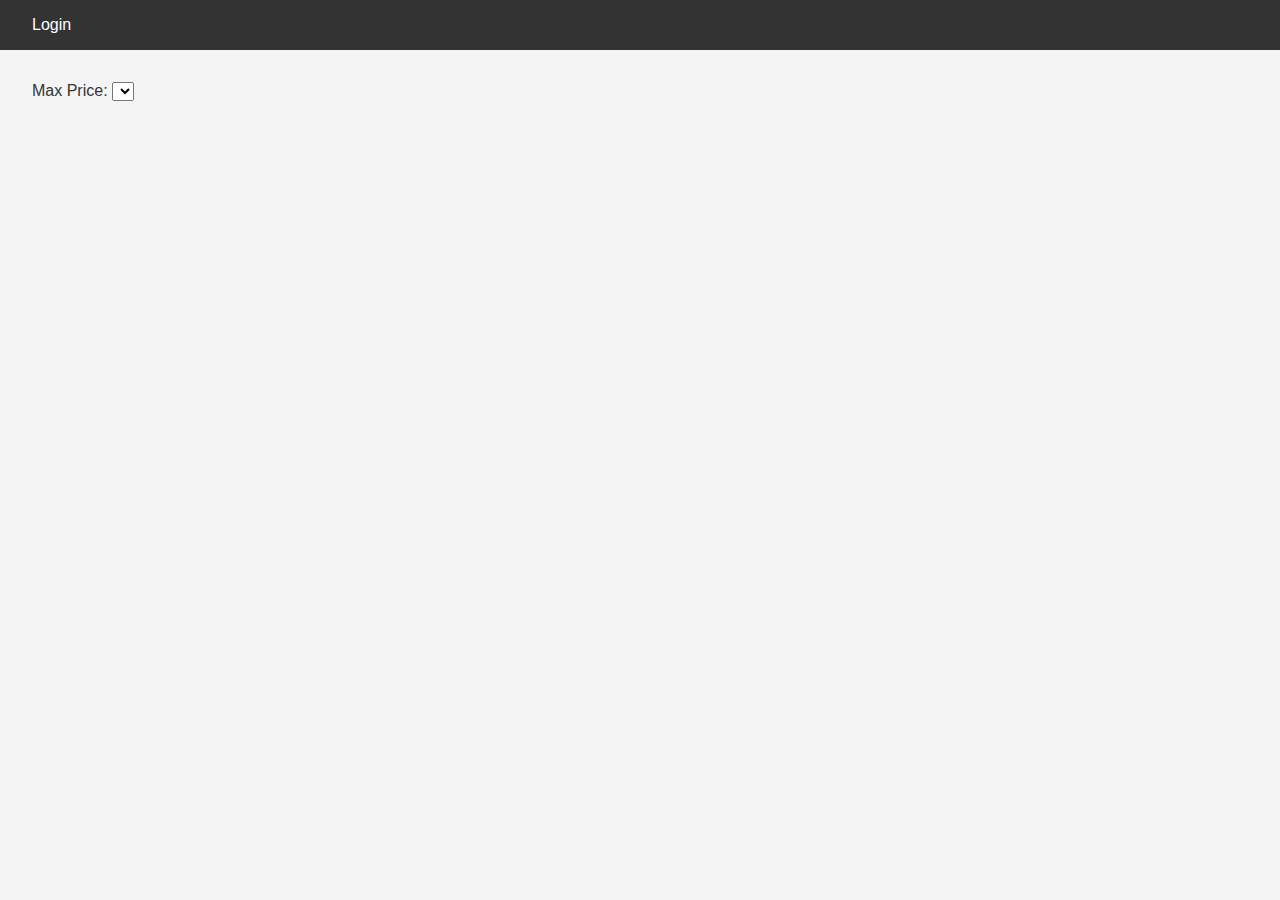
<file: part4/base_files/index.html>
<!DOCTYPE html>
<html lang="en">
<head>
    <meta charset="UTF-8">
    <meta name="viewport" content="width=device-width, initial-scale=1.0">
    <title>List of Places</title>
    <link rel="stylesheet" href="styles.css">
</head>
<body>
    <header>
        <nav>
            <a href="login.html" id="login-link">Login</a>
        </nav>
    </header>
    <main>
        <section id="filter">
            <label for="price-filter">Max Price:</label>
            <select id="price-filter">
                <!-- Options will be populated dynamically -->
            </select>
        </section>
        <section id="places-list">
            <!-- List of places will be populated dynamically -->
        </section>
    </main>
    <script src="scripts.js"></script>
</body>
</html>
</file>
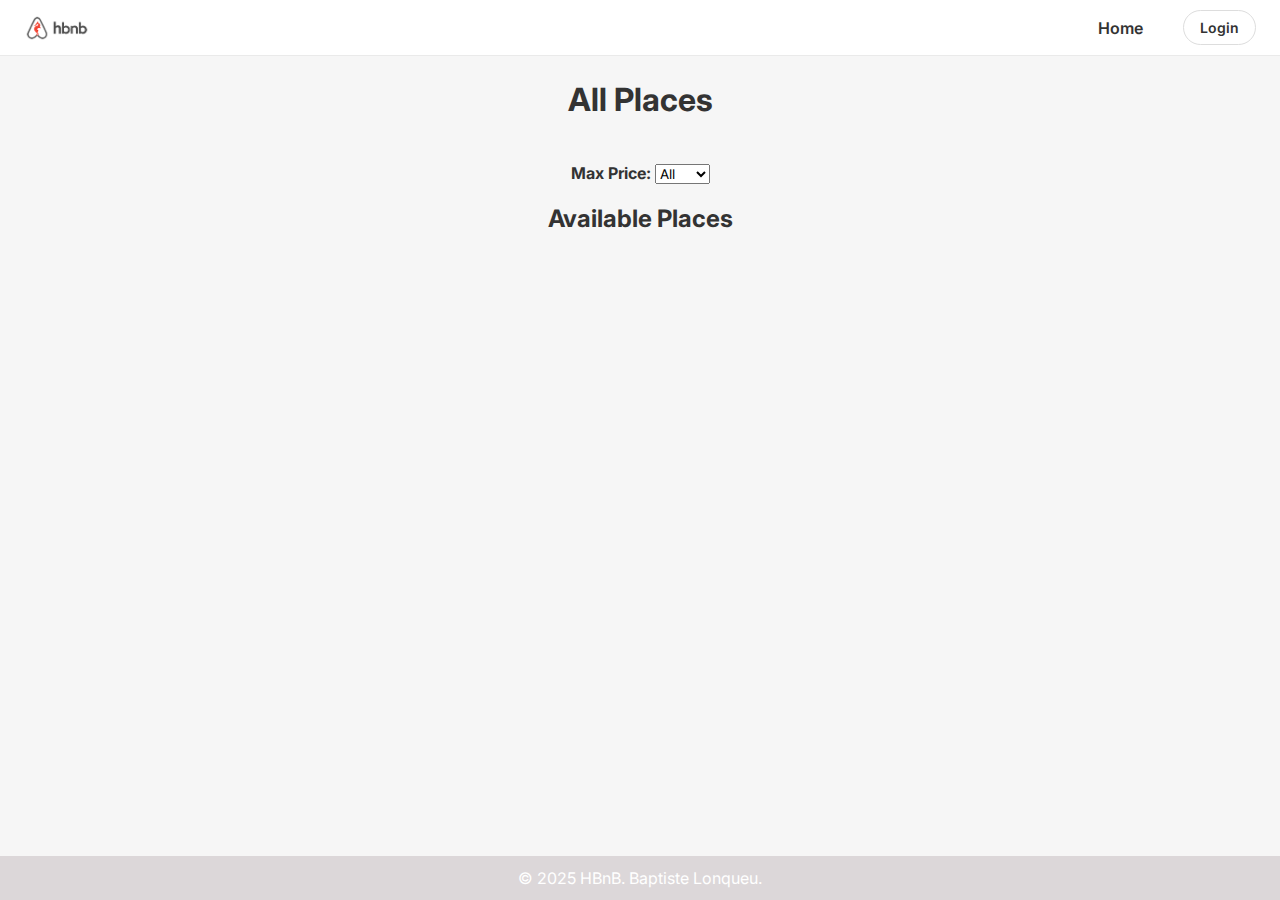
<file: part4/hbnb/base_files/index.html>
<!DOCTYPE html>
<html lang="en">
<head>
  <meta charset="UTF-8">
  <title>List of Places</title>
  <meta name="viewport" content="width=device-width, initial-scale=1.0">
  <link rel="stylesheet" href="styles.css">
  <link href="https://fonts.googleapis.com/css2?family=Inter:wght@400;600;700&display=swap" rel="stylesheet">
  <script defer src="scripts.js"></script>
</head>
<body>

  <header class="navbar">
  <div class="navbar-left">
    <div class="logo">
      <img src="images/logo.png" alt="HBnB">
    </div>
  </div>

  <div class="navbar-right">
  <a href="index.html" class="nav-button">Home</a>

  <button id="login-button" class="nav-button" style="display: none;" onclick="window.location.href='login.html'">Login</button>

  <div class="user-menu" id="user-menu" style="display: none;">
    <button id="user-name-button" class="user-button">
      <svg xmlns="http://www.w3.org/2000/svg" width="22" height="22" viewBox="0 0 24 24" fill="currentColor">
        <path d="M12 4a4 4 0 1 1 0 8a4 4 0 0 1 0-8Zm0 10c-4.42 0-8 1.79-8 4v2h16v-2c0-2.21-3.58-4-8-4Z"/>
      </svg>
    </button>

    <div class="dropdown-content">
      <span class="dropdown-welcome" id="dropdown-welcome">Welcome, user</span>
      <a href="my-places.html" id="my-places-link">My Places</a>
      <a href="#" id="logout-link">Logout</a>
    </div>
  </div>
</div>

</header>

  <main>
    <h1>All Places</h1>
    <div class="header-actions">
    </div>
    <div class="filter-bar">
      <label for="price-filter"><strong>Max Price:</strong></label>
      <select id="price-filter">
        <option value="all">All</option>
        <option value="100">$100</option>
        <option value="150">$150</option>
        <option value="200">$200</option>
      </select>
    </div>

    <section id="places-list" class="places-container">
      <h2>Available Places</h2>
     </section>
  </main>

  <footer>
    <p>&copy; 2025 HBnB. Baptiste Lonqueu.</p>
  </footer>

</body>
</html>
</file>
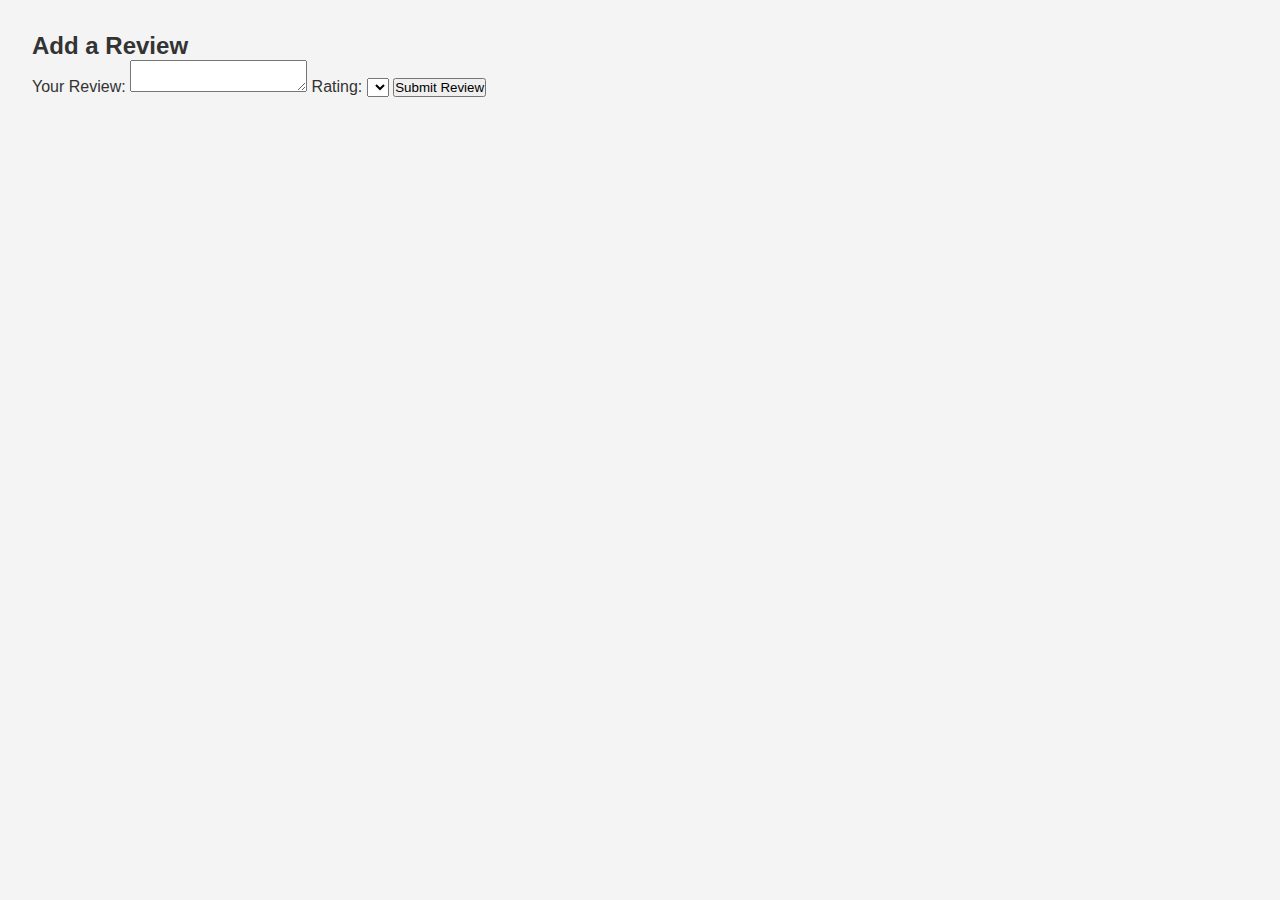
<file: part4/base_files/add_review.html>
<!DOCTYPE html>
<html lang="en">
<head>
    <meta charset="UTF-8">
    <meta name="viewport" content="width=device-width, initial-scale=1.0">
    <title>Add Review</title>
    <link rel="stylesheet" href="styles.css">
</head>
<body>
    <main>
        <!-- Add something to idfentify the place you're reviewing -->
        <form id="review-form">
            <h2>Add a Review</h2>
            <label for="review">Your Review:</label>
            <textarea id="review" name="review" required></textarea>
            <label for="rating">Rating:</label>
            <select id="rating" name="rating" required>
                <!-- Options for rating -->
            </select>
            <button type="submit">Submit Review</button>
        </form>
    </main>
    <script src="scripts.js"></script>
</body>
</html>
</file>
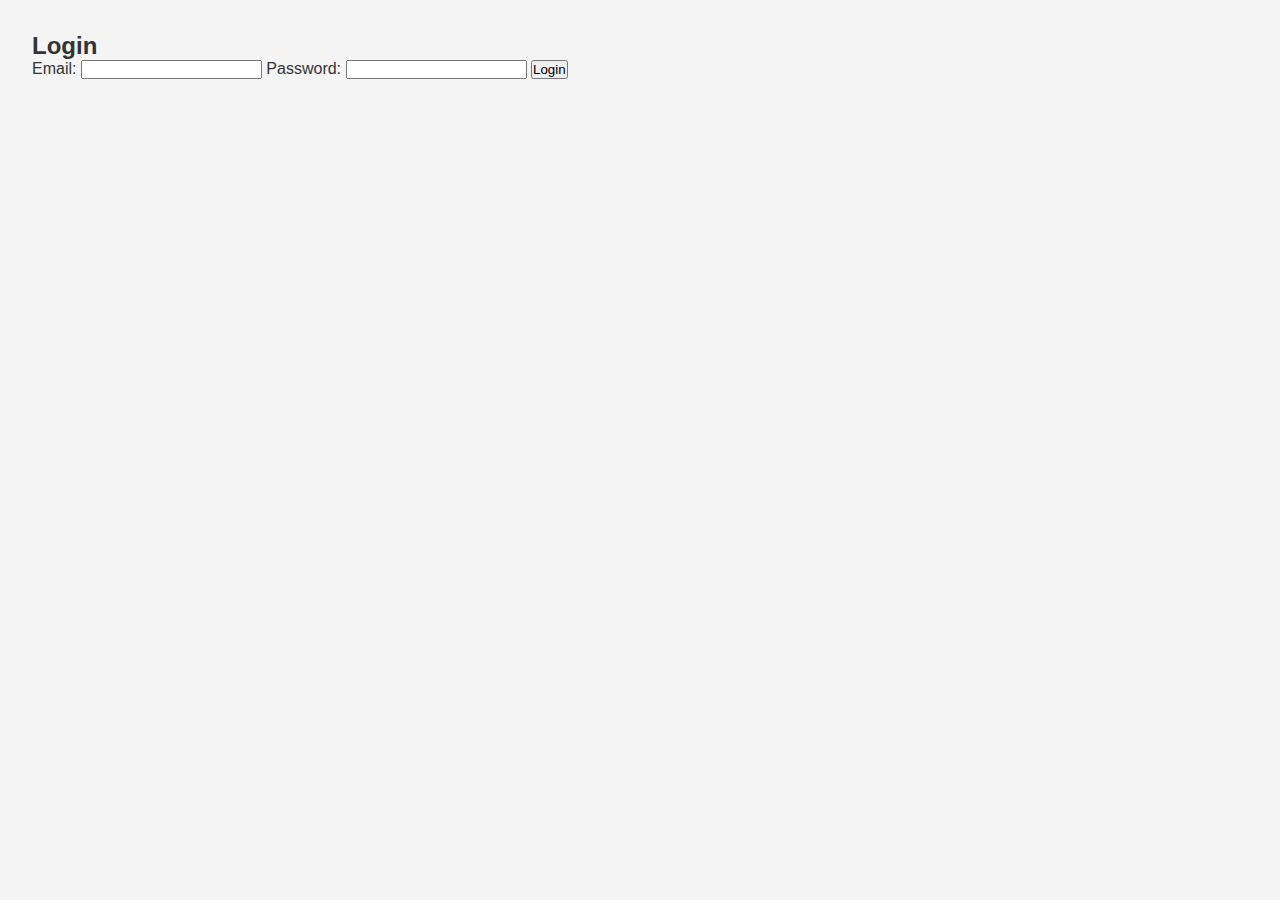
<file: part4/base_files/login.html>
<!DOCTYPE html>
<html lang="en">
<head>
    <meta charset="UTF-8">
    <meta name="viewport" content="width=device-width, initial-scale=1.0">
    <title>Login</title>
    <link rel="stylesheet" href="styles.css">
</head>
<body>
    <main>
        <form id="login-form">
            <h2>Login</h2>
            <label for="email">Email:</label>
            <input type="email" id="email" name="email" required>
            
            <label for="password">Password:</label>
            <input type="password" id="password" name="password" required>
            
            <button type="submit">Login</button>
        </form>
    </main>
    <script src="scripts.js"></script>
</body>
</html>
</file>
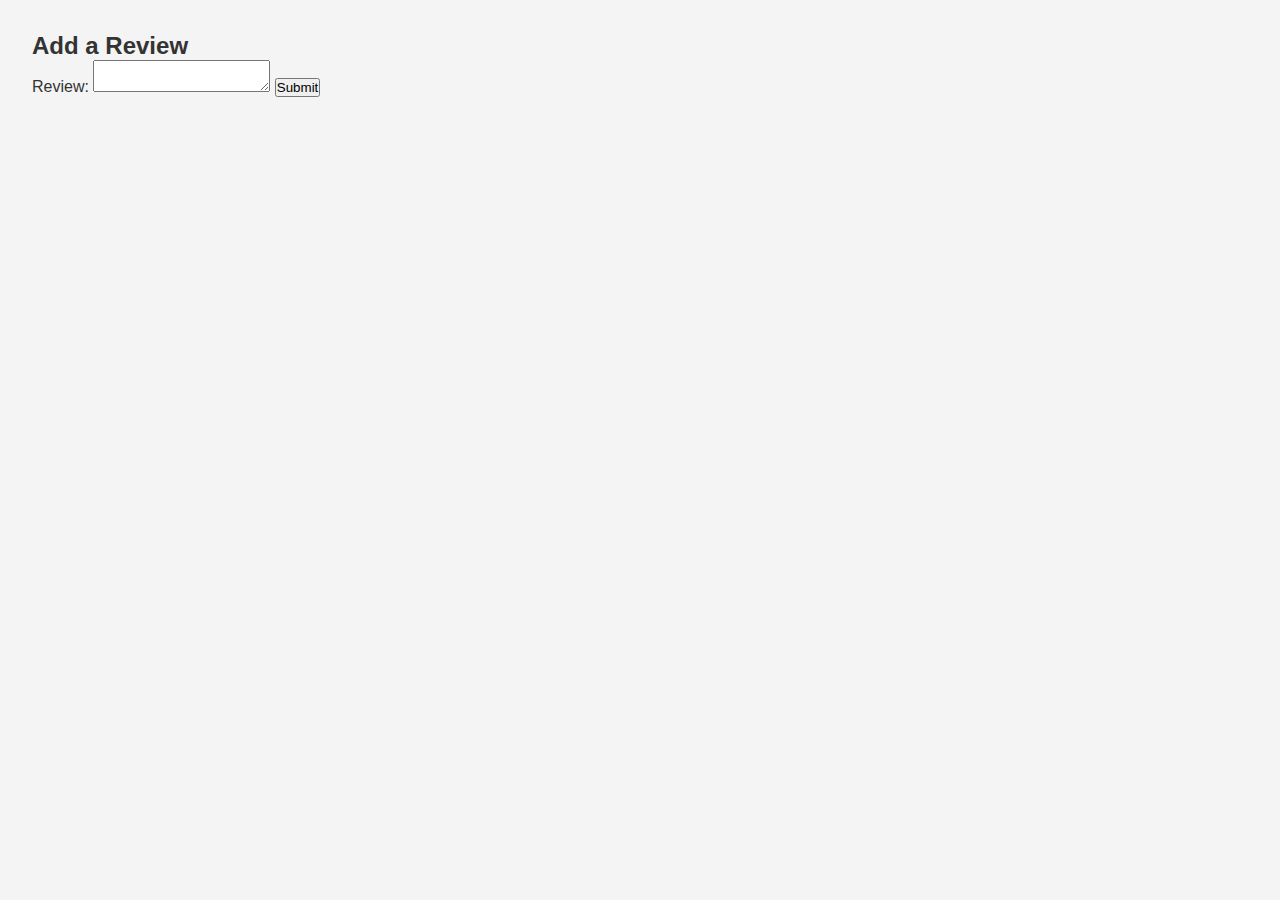
<file: part4/base_files/place.html>
<!DOCTYPE html>
<html lang="en">
<head>
    <meta charset="UTF-8">
    <meta name="viewport" content="width=device-width, initial-scale=1.0">
    <title>Place Details</title>
    <link rel="stylesheet" href="styles.css">
</head>
<body>
    <main>
        <section id="place-details">
            <!-- Place details will be populated dynamically -->
        </section>
        <section id="reviews">
            <!-- Reviews will be populated dynamically -->
        </section>
        <section id="add-review">
            <h2>Add a Review</h2>
            <form id="review-form">
                <label for="review-text">Review:</label>
                <textarea id="review-text" name="review-text" required></textarea>
                
                <button type="submit">Submit</button>
            </form>
        </section>
    </main>
    <script src="scripts.js"></script>
</body>
</html>
</file>
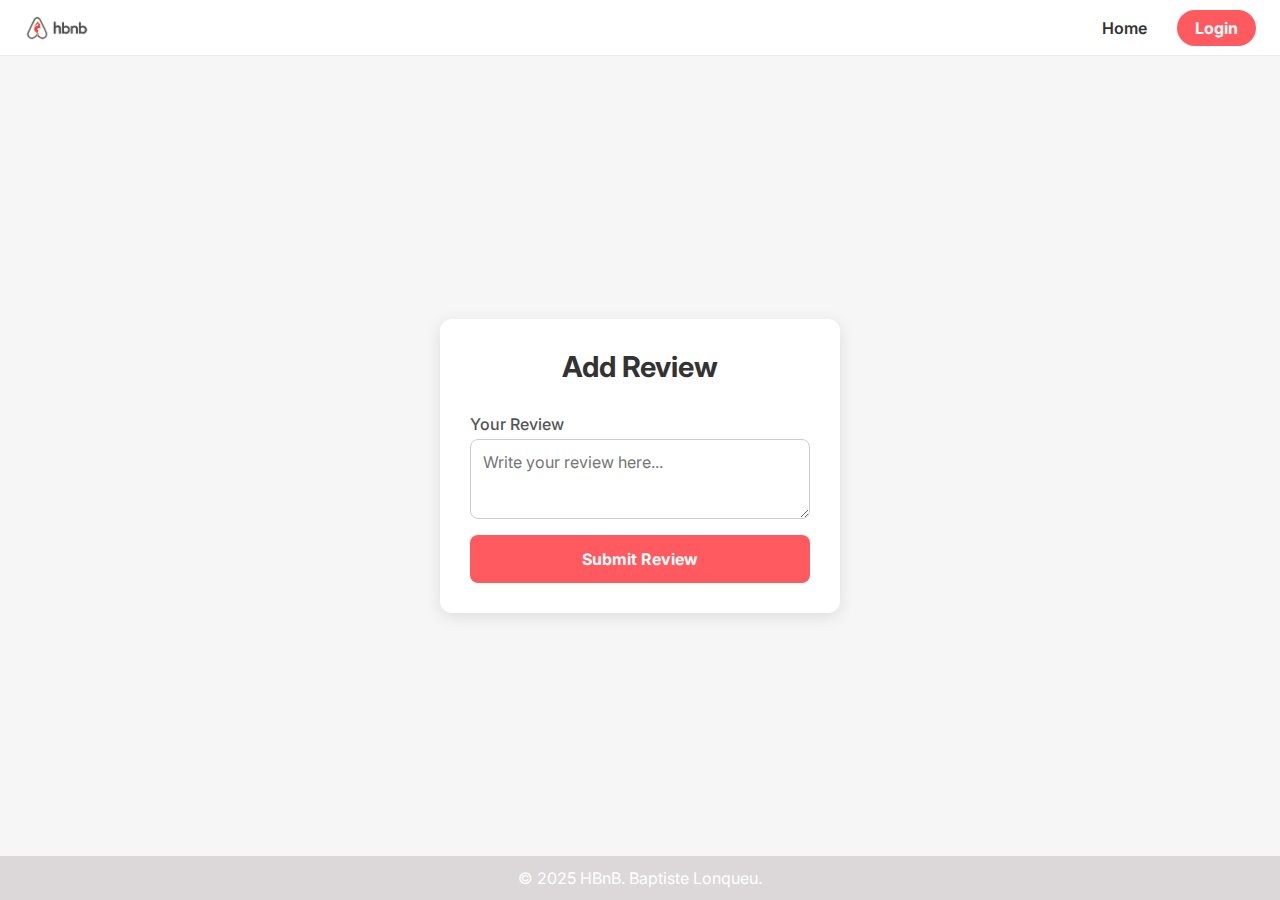
<file: part4/hbnb/base_files/add_review.html>
<!DOCTYPE html>
<html lang="en">
<head>
  <meta charset="UTF-8">
  <title>Add Review - HBnB</title>
  <meta name="viewport" content="width=device-width, initial-scale=1.0">
  <link rel="stylesheet" href="styles.css">
  <link href="https://fonts.googleapis.com/css2?family=Inter:wght@400;600;700&display=swap" rel="stylesheet">
  <script defer src="scripts.js"></script>
</head>
<body>

  <header class="navbar">
    <div class="navbar-left">
      <div class="logo">
        <img src="images/logo.png" alt="HBnB">
        <span class="logo-text"></span>
      </div>
    </div>
    <div class="navbar-right">
      <a href="index.html" class="nav-button">Home</a>
      <a href="login.html" class="nav-button login-button" id="login-link">Login</a>
    </div>
  </header>

  <main class="login-wrapper">
    <div class="login-box">
      <form id="review-form" class="login-form">
        <h1>Add Review</h1>

        <label for="review-text">Your Review</label>
        <textarea id="review-text" placeholder="Write your review here..." required></textarea>

        <button type="submit">Submit Review</button>
      </form>
    </div>
  </main>

  <footer>
    <p>&copy; 2025 HBnB. Baptiste Lonqueu.</p>
  </footer>

</body>
</html>
</file>
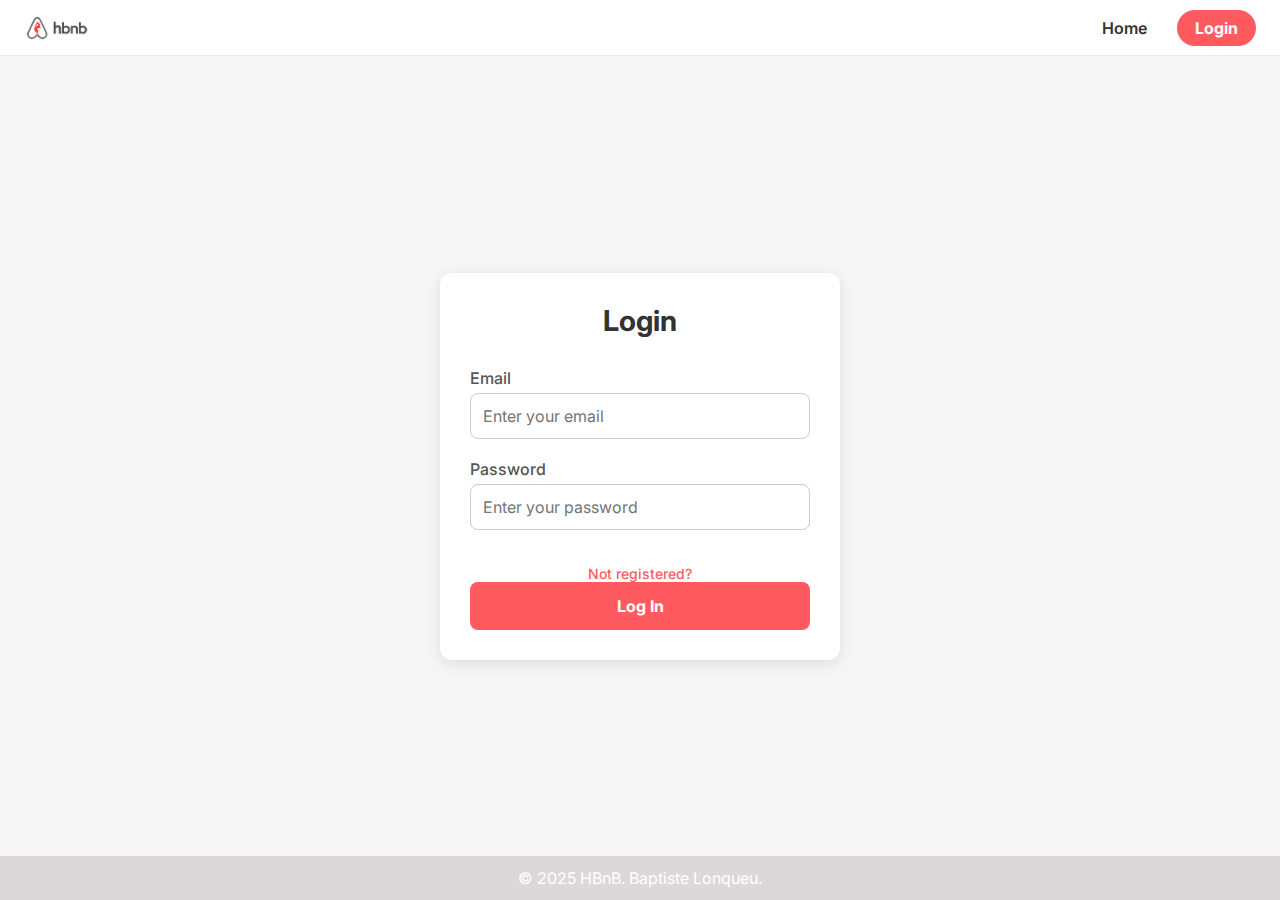
<file: part4/hbnb/base_files/login.html>
<!DOCTYPE html>
<html lang="en">
<head>
  <meta charset="UTF-8">
  <title>Login</title>
  <meta name="viewport" content="width=device-width, initial-scale=1.0">
  <link rel="stylesheet" href="styles.css">
  <link href="https://fonts.googleapis.com/css2?family=Inter:wght@400;600;700&display=swap" rel="stylesheet">
  <script defer src="scripts.js"></script>
</head>
<body>

  <header class="navbar">
    <div class="navbar-left">
      <div class="logo">
        <img src="images/logo.png" alt="HBnB">
        <span class="logo-text"></span>
      </div>
    </div>
    <div class="navbar-right">
      <a href="index.html" class="nav-button">Home</a>
      <a href="login.html" class="nav-button active login-button" id="login-link">Login</a>
    </div>
  </header>

  <main class="login-wrapper">
    <div class="login-box">
      <form id="login-form" class="login-form">
        <h1>Login</h1>

        <label for="login-email">Email</label>
        <input type="email" id="login-email" placeholder="Enter your email" required>
        <label for="login-password">Password</label>
        <input type="password" id="login-password" placeholder="Enter your password" required>
        <div class="signup-link">
          <a href="register.html">Not registered?</a>
        </div>
        <button type="submit">Log In</button>
      </form>
    </div>
  </main>

  <footer>
    <p>&copy; 2025 HBnB. Baptiste Lonqueu.</p>
  </footer>

</body>
</html>
</file>
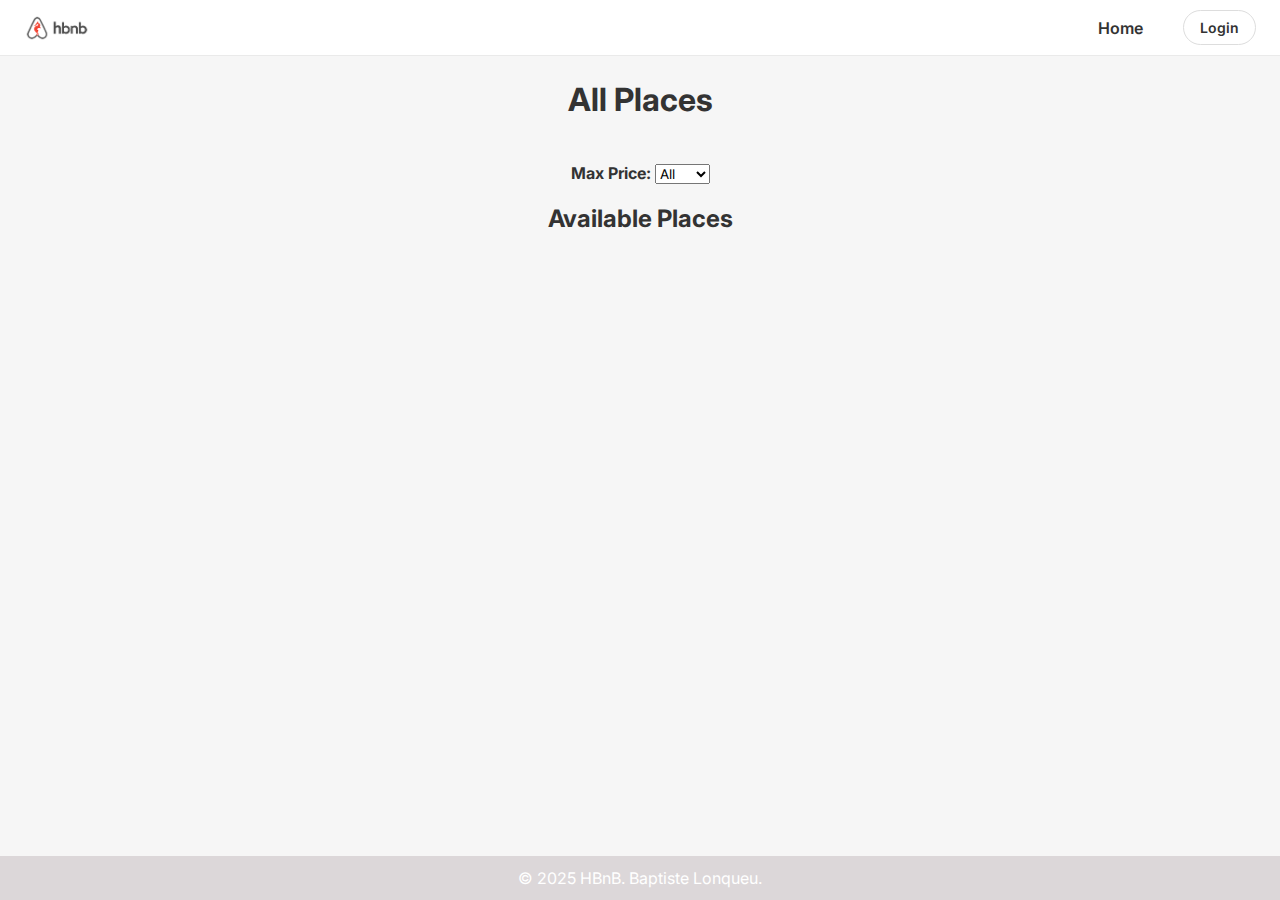
<file: part4/hbnb/base_files/my-places.html>
<!DOCTYPE html>
<html lang="en">
<head>
  <meta charset="UTF-8">
  <title>My Places</title>
  <link rel="stylesheet" href="styles.css">
  <script defer src="scripts.js"></script>
</head>
<body>
  <header class="navbar">
  <div class="navbar-left">
    <div class="logo">
      <img src="images/logo.png" alt="HBnB">
    </div>
  </div>

  <div class="navbar-right">
    <a href="index.html" class="nav-button">Home</a>
  <div class="user-menu" id="user-menu">
    <button id="user-name-button" class="user-button">
      <svg xmlns="http://www.w3.org/2000/svg" width="22" height="22" viewBox="0 0 24 24" fill="currentColor">
        <path d="M12 4a4 4 0 1 1 0 8a4 4 0 0 1 0-8Zm0 10c-4.42 0-8 1.79-8 4v2h16v-2c0-2.21-3.58-4-8-4Z"/>
      </svg>
    </button>

    <div class="dropdown-content">
      <span class="dropdown-welcome" id="dropdown-welcome">Welcome, user</span>
      <a href="my-places.html" id="my-places-link">My Places</a>
      <a href="#" id="logout-link">Logout</a>
    </div>
  </div>
</div>
</header>

  <main>
    <h1>My Places</h1>
    <div id="places-list" class="places-container"></div>
  </main>

  <footer>
    <p>&copy; 2025 HBnB. Baptiste Lonqueu.</p>
  </footer>
</body>
</html>
</file>
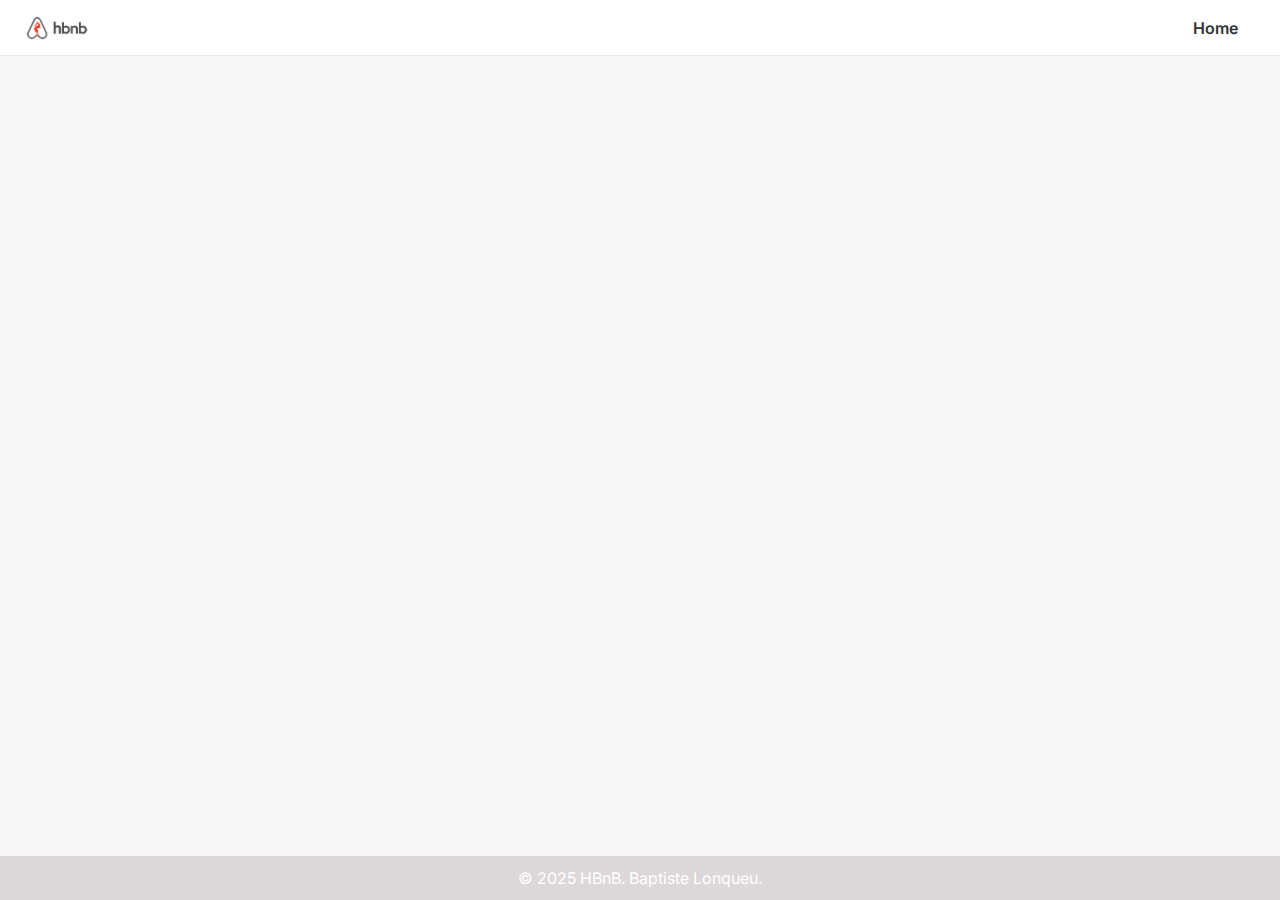
<file: part4/hbnb/base_files/place.html>
<!DOCTYPE html>
<html lang="en">
<head>
  <meta charset="UTF-8">
  <title>Place Details</title>
  <meta name="viewport" content="width=device-width, initial-scale=1.0">
  <link rel="stylesheet" href="styles.css">
  <link href="https://fonts.googleapis.com/css2?family=Inter:wght@400;600;700&display=swap" rel="stylesheet">
  <script defer src="scripts.js"></script>
</head>
<body>
  <header class="navbar">
    <div class="navbar-left">
      <div class="logo">
        <img src="images/logo.png" alt="HBnB">
        <span class="logo-text"></span>
      </div>
    </div>
    <div class="navbar-right">
      <a href="index.html" class="nav-button">Home</a>
      <a href="login.html" class="nav-button login-button" id="login-button">Login</a>
      <button id="logout-btn" class="nav-button logout-button" style="display: none;">Logout</button>
     </div>
  </header>
  <main>
    <div id="place-details" class="place-details"></div>
    <section id="add-review" class="add-review-section" style="display: none;">
      <h2>Leave a Review</h2>
      <form id="review-form">
        <div class="form-group">
          <label for="review-text">Your Review:</label>
          <textarea id="review-text" placeholder="Write your review here..." required></textarea>
        </div>

        <div class="form-group">
          <label for="review-rating">Rating:</label>
          <select id="review-rating" required>
            <option value="">Select a rating</option>
            <option value="1">★☆☆☆☆</option>
            <option value="2">★★☆☆☆</option>
            <option value="3">★★★☆☆</option>
            <option value="4">★★★★☆</option>
            <option value="5">★★★★★</option>
          </select>
        </div>

        <button type="submit" class="btn">Submit Review</button>
      </form>
    </section>
  </main>
  <footer>
    <p>&copy; 2025 HBnB. Baptiste Lonqueu.</p>
  </footer>
</body>
</html>
</file>
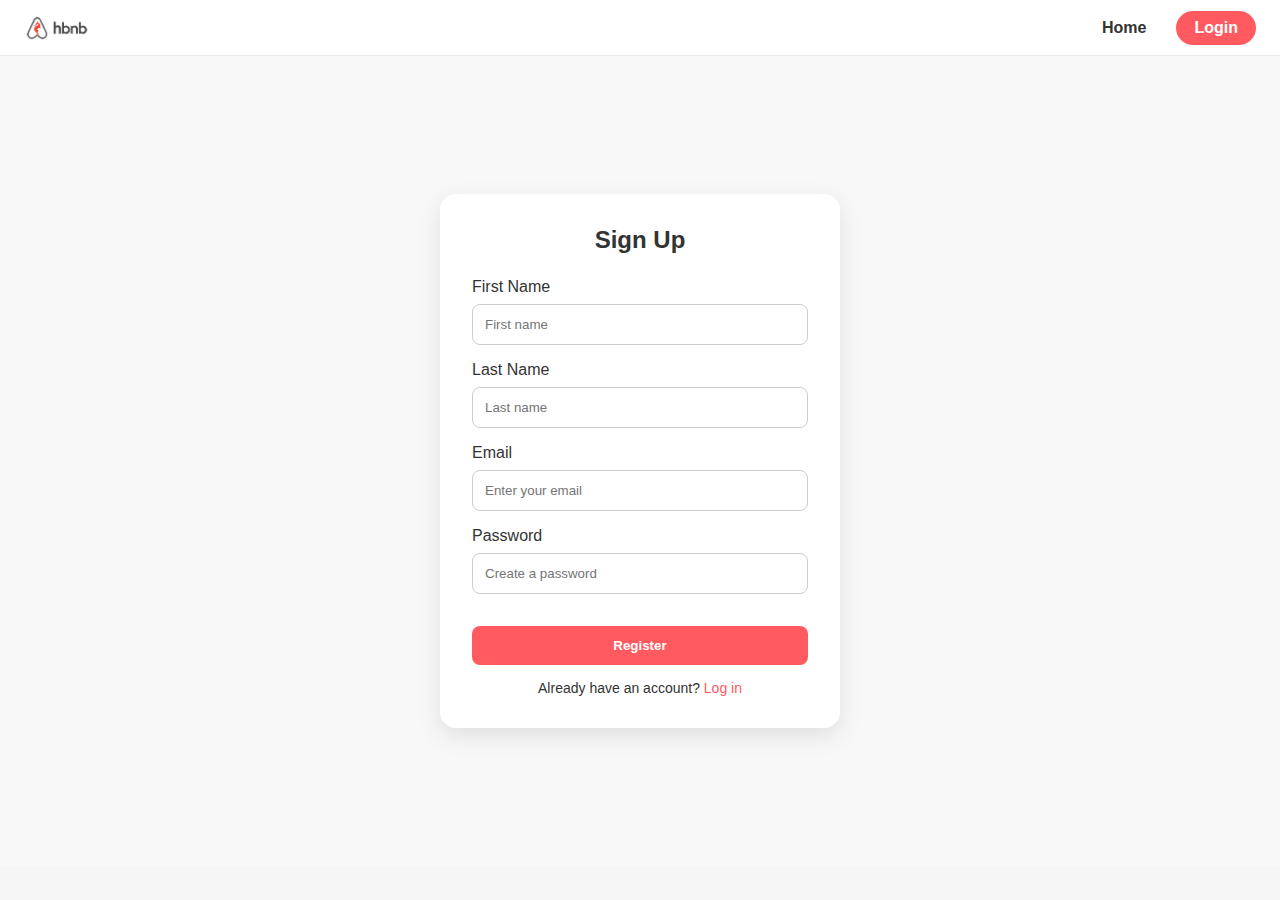
<file: part4/hbnb/base_files/register.html>
<!DOCTYPE html>
<html lang="en">
<head>
  <meta charset="UTF-8">
  <meta name="viewport" content="width=device-width, initial-scale=1.0">
  <title>Register</title>
  <link rel="stylesheet" href="styles.css">
  <script defer src="scripts.js"></script>
</head>
<body>
  <header class="navbar">
    <div class="navbar-left">
      <div class="logo">
        <img src="images/logo.png" alt="HBnB">
        <span class="logo-text"></span>
      </div>
    </div>
    <div class="navbar-right">
      <a href="index.html" class="nav-button">Home</a>
      <a href="login.html" class="nav-button active login-button" id="login-link">Login</a>
    </div>
  </header>

  <main class="auth-container">
    <div class="auth-box">
      <h2>Sign Up</h2>
      <form id="register-form">
        <div class="name-fields">
          <label for="first-name">First Name</label>
          <input type="text" id="first-name" placeholder="First name" required>

          <label for="last-name">Last Name</label>
          <input type="text" id="last-name" placeholder="Last name" required>
        </div>

        <label for="register-email">Email</label>
        <input type="email" id="register-email" placeholder="Enter your email" required>

        <label for="register-password">Password</label>
        <input type="password" id="register-password" placeholder="Create a password" required>

        <button type="submit" class="btn-primary">Register</button>

        <div class="signup-link">
          Already have an account? <a href="login.html">Log in</a>
        </div>
      </form>
    </div>
  </main>
</body>
</html>
</file>
<file: part4/base_files/styles.css>
/* 
  This is a SAMPLE File to get you started. Follow the instructions on the project to complete the tasks. 
  You'll probably need to override some of theese styles.
*/

* {
    box-sizing: border-box;
    margin: 0;
    padding: 0;
    font-family: Arial, sans-serif;
}

body {
    background-color: #f4f4f4;
    color: #333;
}

header {
    background-color: #333;
    color: #fff;
    padding: 1rem;
}

nav a {
    color: #fff;
    text-decoration: none;
    margin-left: 1rem;
}

main {
    padding: 2rem;
}
</file>
<file: part4/hbnb/base_files/styles.css>
* {
  box-sizing: border-box;
  margin: 0;
  padding: 0;
  font-family: 'Inter', Arial, sans-serif;
}

html, body {
  width: 100%;
  height: 100%;
  margin: 0;
  font-family: 'Helvetica Neue', sans-serif;
  overflow-x: hidden;
  background-color: #f6f6f6;
  color: #333;
}

header.navbar {
  display: flex;
  justify-content: space-between;
  align-items: center;
  padding: 8px 24px;
  background-color: white;
  border-bottom: 1px solid #eaeaea;
  height: 56px;
  position: sticky;
  top: 0;
  z-index: 100;
}

.navbar-left {
  display: flex;
  align-items: center;
}

.navbar-right {
  display: flex;
  align-items: center;
  gap: 12px;
}

.logo {
  display: flex;
  align-items: center;
}

.logo img {
  height: 28px;
  margin-right: 8px;
}

.logo-text {
  font-size: 1.4rem;
  font-weight: bold;
  color: #FF5A5F;
}

.nav-button {
  padding: 8px 18px;
  background-color: transparent;
  color: #333;
  border: none;
  border-radius: 24px;
  font-weight: 600;
  text-decoration: none;
  transition: background-color 0.2s ease, transform 0.2s ease;
}

.nav-button:hover {
  background-color: #ff5a5f33;
  color: #FF5A5F;
}

.nav-button.active {
  background-color: #FF5A5F;
  color: white;
  font-weight: bold;
}

.login-button {
  background-color: #FF5A5F;
  color: white;
  font-weight: bold;
  transition: background-color 0.2s ease, transform 0.2s ease;
}

.login-button:hover {
  background-color: #e14c4c;
  transform: scale(1.05);
}

.login-wrapper {
  display: flex;
  justify-content: center;
  align-items: center;
  min-height: calc(100vh - 80px);
  padding: 40px 20px;
}

.login-box {
  background-color: white;
  padding: 30px;
  border-radius: 12px;
  box-shadow: 0 4px 16px rgba(0, 0, 0, 0.1);
  width: 100%;
  max-width: 400px;
  text-align: center;
}

.login-form h1 {
  margin-bottom: 30px;
  font-size: 1.8rem;
  color: #333;
  text-align: center;
}

.login-form label {
  display: block;
  margin-bottom: 5px;
  font-weight: 500;
  color: #555;
  text-align: left;
}

.login-form input {
  width: 100%;
  padding: 12px;
  margin-bottom: 20px;
  border: 1px solid #ccc;
  border-radius: 8px;
  font-size: 1rem;
}

.login-form button {
  width: 100%;
  background-color: #FF5A5F;
  color: white;
  font-weight: bold;
  padding: 14px;
  font-size: 1rem;
  border: none;
  border-radius: 8px;
  cursor: pointer;
  transition: background 0.3s ease;
}

.login-form button:hover {
  background-color: #e0484d;
}

main {
  width: 100%;
  padding: 24px;
}

h1 {
  text-align: center;
  font-size: 2rem;
  margin-bottom: 24px;
}

.filter-bar {
  text-align: center;
  margin-bottom: 20px;
}

.places-container {
  display: flex;
  flex-wrap: wrap;
  justify-content: center;
  gap: 16px;
  width: 100%;
}

.place-card {
  display: flex;
  flex-direction: column;
  justify-content: flex-start;
  background-color: white;
  border-radius: 12px;
  padding: 20px;
  box-shadow: 0 2px 8px rgba(0,0,0,0.1);
  width: 280px;
  text-align: center;
  flex: 0 1 auto;
  transition: transform 0.2s ease;
  height: 430px;
}

.place-card .view-button {
  margin-top: auto;
  align-self: center;
}

.place-card:hover {
  transform: translateY(-5px);
}

.place-title {
  font-size: 1.2rem;
  font-weight: bold;
  margin-bottom: 8px;
  color: #222;
}

.place-price {
  font-size: 1rem;
  color: #444;
  margin-bottom: 12px;
}

.place-image {
  width: 100%;
  height: 180px;
  object-fit: cover;
  border-radius: 8px;
  margin-bottom: 16px;
}

.place-name {
  text-align: center;
  font-size: 2rem;
  font-weight: bold;
  margin-bottom: 20px;
  color: #222;
}

.place-box {
  background-color: white;
  padding: 24px;
  border-radius: 12px;
  box-shadow: 0 4px 12px rgba(0,0,0,0.1);
  max-width: 700px;
  margin: 0 auto 32px;
  line-height: 1.6;
}

.place-box p {
  margin-bottom: 10px;
}

.review-title {
  text-align: center;
  font-size: 1.6rem;
  margin-top: 32px;
  margin-bottom: 16px;
  color: #333;
}

.reviews-container {
  max-width: 700px;
  margin: 0 auto;
}

.review-card {
  background-color: #fff;
  padding: 16px;
  border-radius: 10px;
  margin-bottom: 20px;
  box-shadow: 0 2px 8px rgba(0,0,0,0.08);
}

.review-card p {
  margin: 6px 0;
}

.no-review {
  text-align: center;
  color: #777;
  font-style: italic;
}

.add-review-section {
  max-width: 700px;
  margin: 0 auto;
  background-color: #fff;
  padding: 24px;
  border-radius: 10px;
  box-shadow: 0 2px 12px rgba(0, 0, 0, 0.1);
  margin-top: 40px;
}

.add-review-section h2 {
  margin-bottom: 12px;
  font-size: 1.4rem;
  color: #222;
}

#review-text {
  width: 100%;
  min-height: 80px;
  padding: 12px;
  margin-bottom: 12px;
  border-radius: 8px;
  border: 1px solid #ccc;
  font-size: 1rem;
}

.details-button {
  background-color: #ff8c00;
  padding: 10px 18px;
  color: white;
  font-weight: bold;
  text-decoration: none;
  border-radius: 6px;
  display: inline-block;
}

.details-button:hover {
  background-color: #e67e00;
  transform: scale(1.05);
}

.no-result {
  text-align: center;
  font-size: 1.2rem;
  color: #888;
  margin-top: 2rem;
}

.btn {
  background-color: #e60058;
  color: white;
  border: none;
  padding: 10px 16px;
  border-radius: 6px;
  cursor: pointer;
  margin-top: 12px;
  transition: background-color 0.2s ease;
}

.btn:hover {
  transform: scale(1.05);
  background-color: #ff5a5f;
  color: white;
  box-shadow: 0 4px 15px rgba(0, 0, 0, 0.2);
}

.btn-primary {
  margin-top: 2rem;
  width: 100%;
  padding: 0.75rem;
  background-color: #ff5a5f;
  color: white;
  border: none;
  border-radius: 8px;
  font-weight: bold;
  cursor: pointer;
}

.btn-primary:hover {
  background-color: #e04e53;
}

.logout-button {
  background-color: #FF5A5F;
  color: white;
  padding: 8px 16px;
  border: none;
  border-radius: 8px;
  margin-left: 10px;
  font-weight: bold;
  cursor: pointer;
  transition: background-color 0.3s ease;
}

.logout-button:hover {
  background-color: #e0484e;
}

.action-bar {
  display: flex;
  justify-content: flex-end;
  padding: 1rem 2rem;
}

.delete-place-btn {
  background-color: #ff4d4f;
  color: white;
  padding: 10px 16px;
  border: none;
  border-radius: 6px;
  font-size: 14px;
  font-weight: 600;
  cursor: pointer;
  box-shadow: 0 2px 6px rgba(0, 0, 0, 0.1);
  transition: background-color 0.3s ease;
  margin-top: 20px;
  float: right;
}

.delete-place-btn:hover {
  background-color: #e04344;
}

.delete-btn i {
  font-style: normal;
}

.signup-link {
  margin-top: 15px;
  text-align: center;
  font-size: 14px;
  color: #333;
}

.signup-link a {
  color: #ff5a5f;
  text-decoration: none;
  font-weight: 500;
}

.signup-link a:hover {
  text-decoration: underline;
}

.auth-container {
  display: flex;
  justify-content: center;
  align-items: center;
  height: 90vh;
  background-color: #f8f8f8;
}

.auth-box {
  background: white;
  padding: 2rem;
  border-radius: 16px;
  box-shadow: 0 8px 24px rgba(0, 0, 0, 0.1);
  width: 100%;
  max-width: 400px;
}

.auth-box h2 {
  margin-bottom: 1.5rem;
  text-align: center;
}

.auth-box label {
  display: block;
  margin-top: 1rem;
  font-weight: 500;
}

.auth-box input {
  width: 100%;
  padding: 0.75rem;
  margin-top: 0.5rem;
  border: 1px solid #ccc;
  border-radius: 8px;
}

.header-actions {
  max-width: 960px;
  margin: 20px auto;
  padding: 0 20px;
  display: flex;
  justify-content: space-between;
  align-items: center;
}

.create-button {
  background-color: #ff385c;
  color: white;
  padding: 10px 18px;
  border: none;
  border-radius: 10px;
  font-size: 16px;
  font-weight: bold;
  cursor: pointer;
  transition: background-color 0.3s ease;
}

.create-button:hover {
  background-color: #e03150;
}

.user-button::after {
  content: ' ▼';
  font-size: 0.8em;
}

.user-menu {
  position: relative;
  display: inline-block;
}

.user-button {
  background: none;
  border: none;
  cursor: pointer;
  padding: 6px;
  border-radius: 50%;
  display: flex;
  align-items: center;
  justify-content: center;
}

.user-button svg {
  fill: #333;
}

.dropdown-content {
  display: none;
  position: absolute;
  right: 0;
  top: 120%;
  background-color: white;
  min-width: 160px;
  border: 1px solid #ccc;
  border-radius: 8px;
  box-shadow: 0 8px 16px rgba(0,0,0,0.1);
  z-index: 10;
}

.dropdown-content a,
.dropdown-welcome {
  display: block;
  padding: 12px 16px;
  text-decoration: none;
  color: #333;
  font-weight: 500;
  border-bottom: 1px solid #eee;
}

.dropdown-content a:hover {
  background-color: #f5f5f5;
}

.dropdown-content .dropdown-welcome {
  background-color: #fafafa;
  font-style: italic;
  cursor: default;
  border-bottom: 1px solid #ddd;
}

.user-menu.show .dropdown-content {
  display: block;
}

#login-button {
  padding: 8px 16px;
  border: 1px solid #ddd;
  border-radius: 20px;
  background-color: white;
  font-weight: 600;
  font-size: 14px;
  cursor: pointer;
  transition: all 0.3s ease;
  margin-left: 10px;
}

#login-button:hover {
  background-color: #f7f7f7;
  box-shadow: 0 2px 4px rgba(0, 0, 0, 0.1);
}

.no-result {
  text-align: center;
  font-size: 1.2rem;
  color: #888;
  margin-top: 2rem;
}

footer {
  background-color: #dcd7d9;
  color: white;
  text-align: center;
  position: fixed;
  padding: 12px;
  bottom: 0;
  left: 0;
  margin-top: 28%;
  width: 100%;
}
</file>
